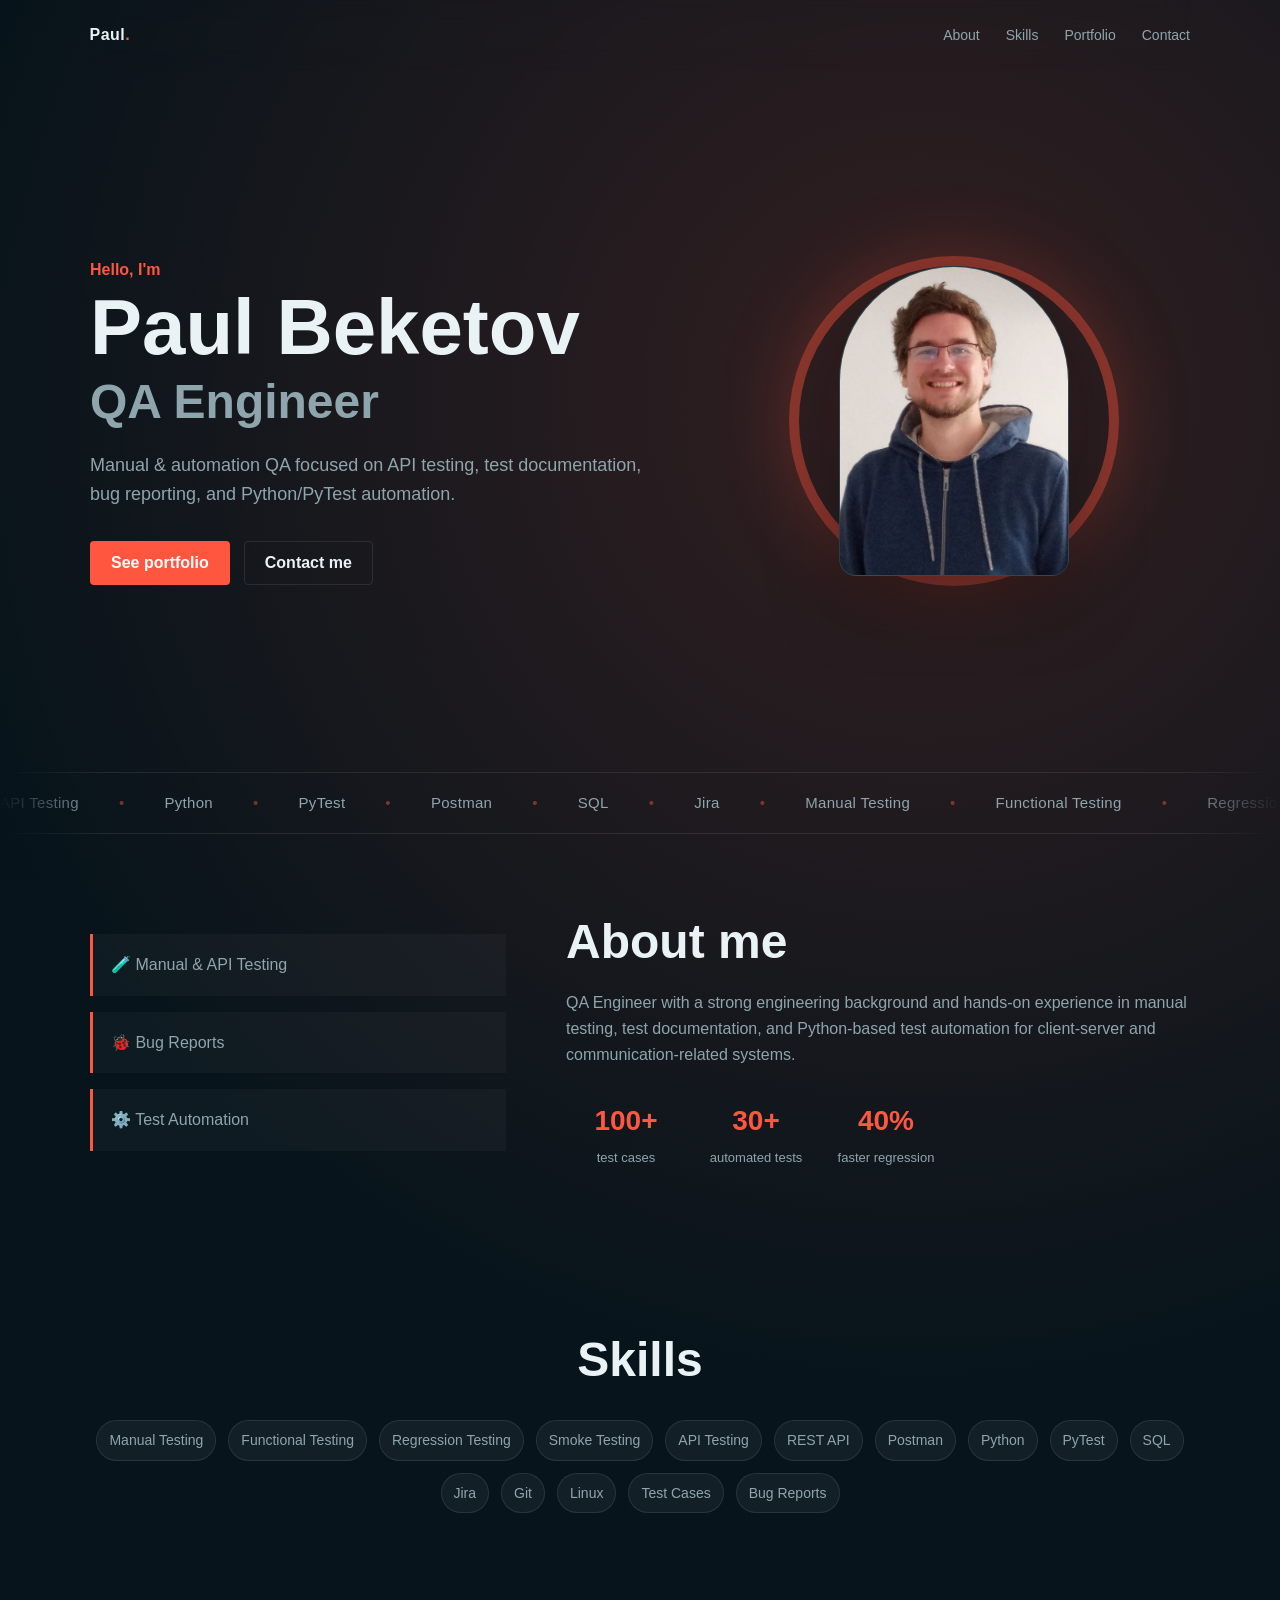
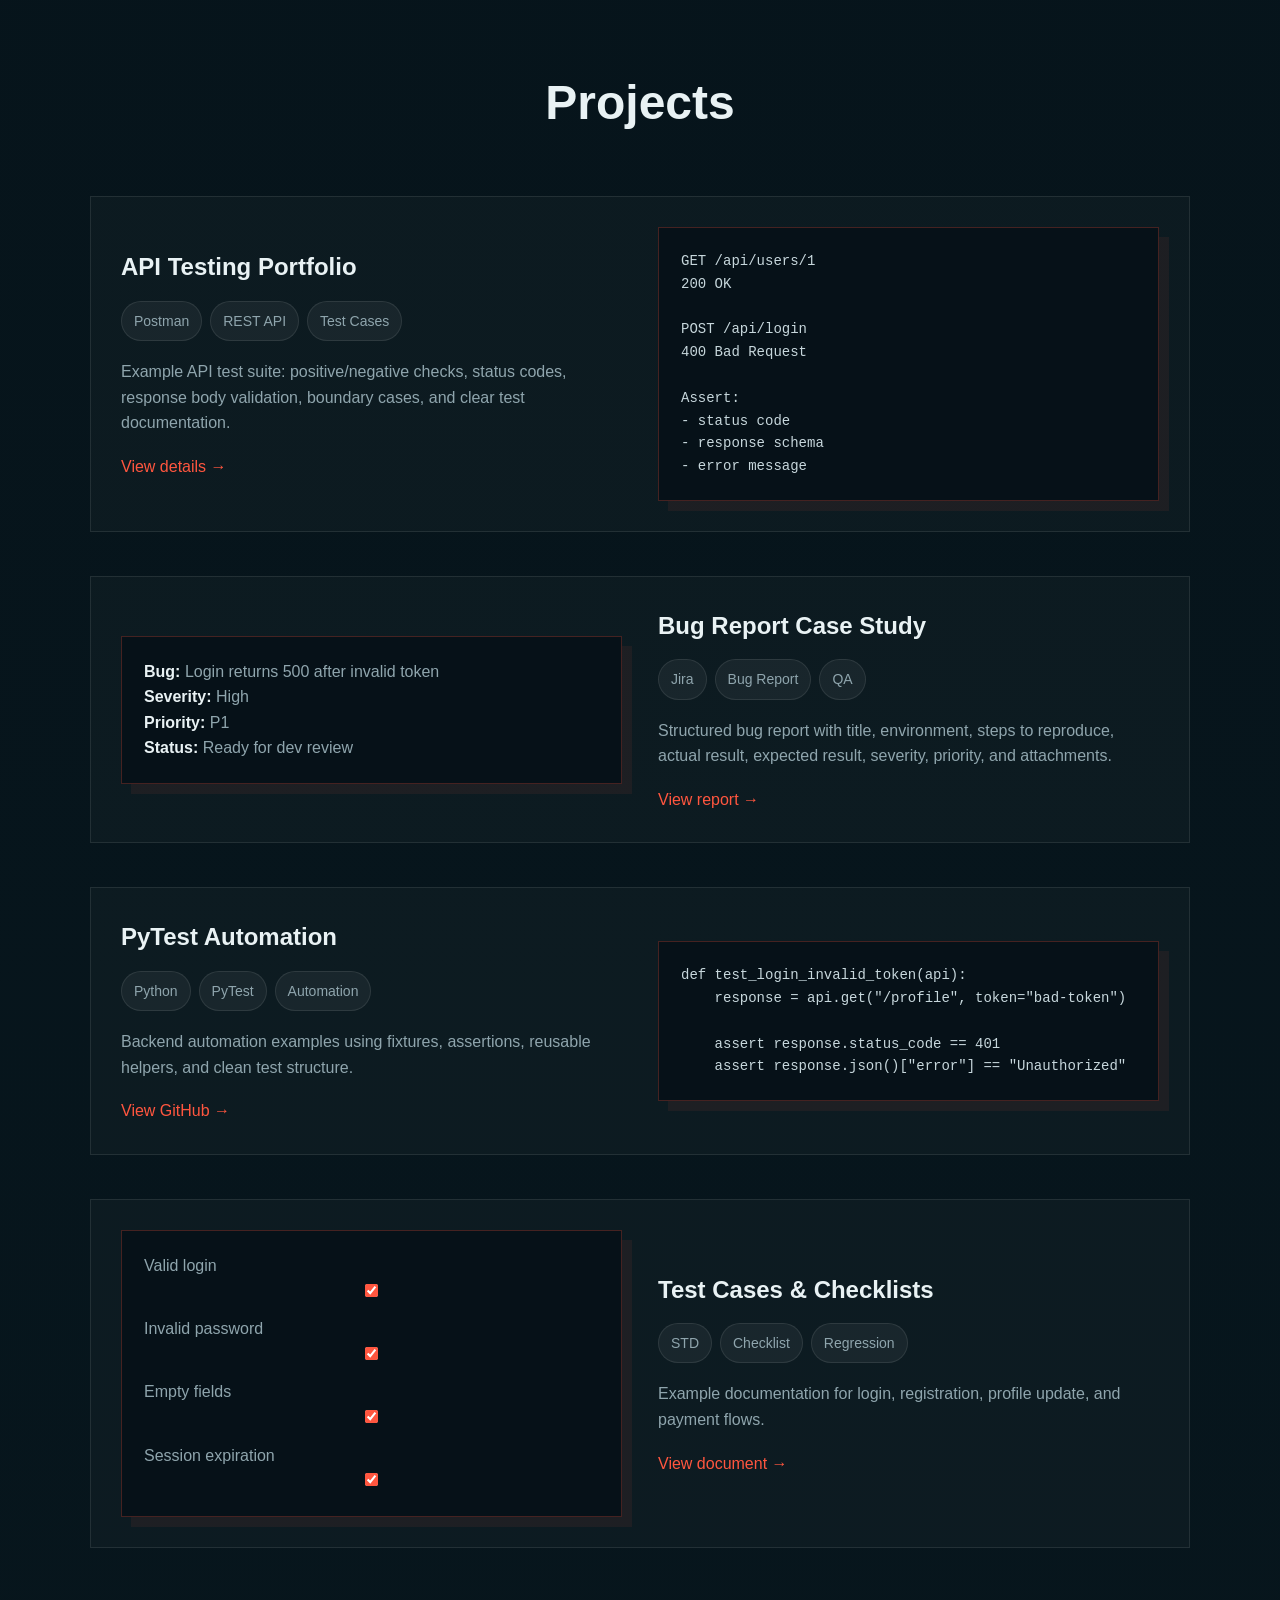
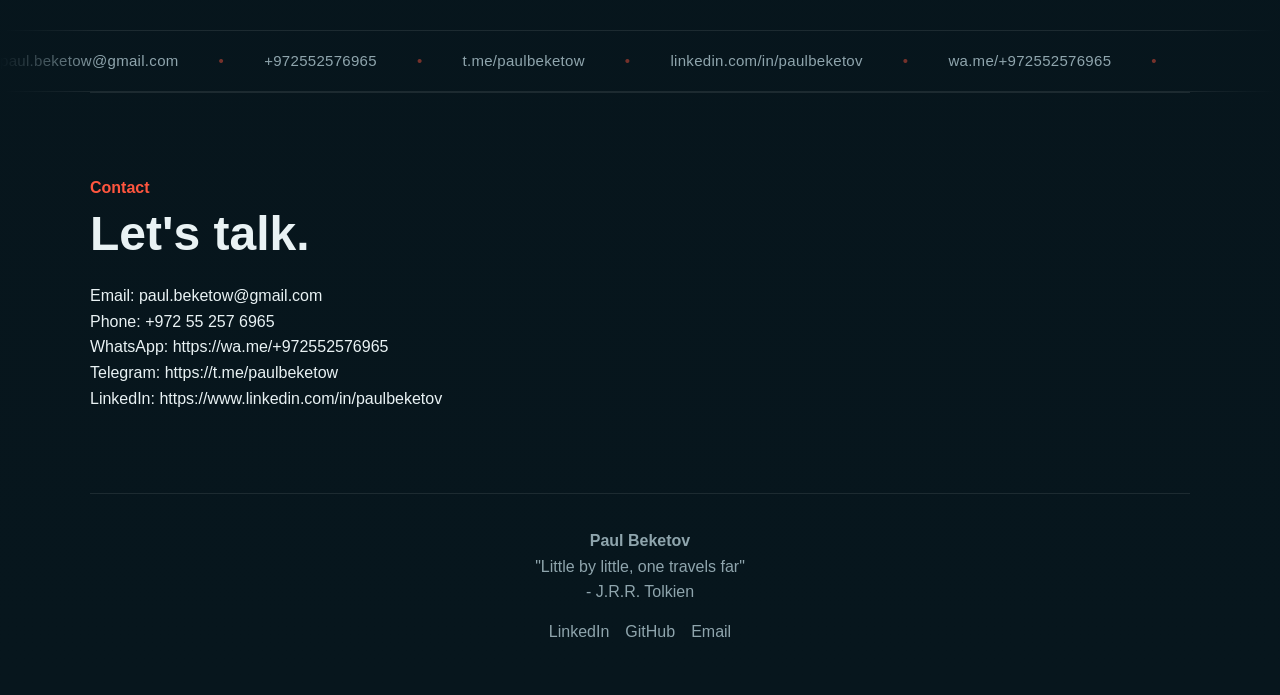
<file: index.html>
<!DOCTYPE html>
<html lang="en">
<head>
  <meta charset="UTF-8" />
  <meta name="viewport" content="width=device-width, initial-scale=1.0" />
  <title>Paul Beketov</title>
  <link rel="icon" type="image/jpeg" href="img/logopb.jpg">

  <meta name="description" content="QA Engineer portfolio — manual testing, API testing, Python/PyTest automation, bug reports and test documentation." />
  <link rel="stylesheet" href="style.css" />
</head>
<body>
  <header class="header">
    <a href="#" class="logo">Paul<span>.</span></a>
    <nav class="nav">
      <a href="#about">About</a>
      <a href="#skills">Skills</a>
      <a href="portfolio.html">Portfolio</a>
      <a href="#contact">Contact</a>
    </nav>
  </header>

  <main>
    <section class="hero section">
      <div class="hero__content">
        <p class="eyebrow">Hello, I'm</p>
        <h1>Paul Beketov</h1>
        <h2>QA Engineer</h2>
        <p class="hero__text">
          Manual & automation QA focused on API testing, test documentation,
          bug reporting, and Python/PyTest automation.
        </p>
        <div class="actions">
          <a class="btn btn--primary" href="portfolio.html">See portfolio</a>
          <a class="btn btn--ghost" href="#contact">Contact me</a>
        </div>
      </div>

      <div class="hero__visual">
        <div class="circle"></div>
        <div class="avatar">
          <img src="img/personal.jpg" alt="Paul Beketov">
        </div>
      </div>
    </section>

    <section class="tabs" aria-label="Tech stack">
      <div class="tabs__track">
        <div class="tabs__group">
          <span>API Testing</span>
          <span>Python</span>
          <span>PyTest</span>
          <span>Postman</span>
          <span>SQL</span>
          <span>Jira</span>
          <span>Manual Testing</span>
          <span>Functional Testing</span>
          <span>Regression Testing</span>
          <span>Smoke Testing</span>
          <span>Test Cases</span>
          <span>Bug Reports</span>
          <span>Test Documentation</span>
          <span>End-to-End Testing</span>
          <span>Test Management</span>
          <span>HTTP</span>
          <span>Test Execution</span>
          <span>Git</span>
          <span>Test Analysis</span>
        </div>
      </div>
    </section>

    <section id="about" class="section about">
      <div class="side-cards">
        <div class="mini-card">🧪 Manual & API Testing</div>
        <div class="mini-card">🐞 Bug Reports</div>
        <div class="mini-card">⚙️ Test Automation</div>
      </div>

      <div class="about__content">
        <h2>About me</h2>
        <p>
          QA Engineer with a strong engineering background and hands-on experience in manual testing, test documentation, and Python-based test automation for client-server and communication-related systems. 
        </p>

        <div class="stats">
          <div><strong>100+</strong><span>test cases</span></div>
          <div><strong>30+</strong><span>automated tests</span></div>
          <div><strong>40%</strong><span>faster regression</span></div>
        </div>
      </div>
    </section>

    <section id="skills" class="section">
      <h2 class="center">Skills</h2>
      <div class="skills">
        <span>Manual Testing</span>
        <span>Functional Testing</span>
        <span>Regression Testing</span>
        <span>Smoke Testing</span>
        <span>API Testing</span>
        <span>REST API</span>
        <span>Postman</span>
        <span>Python</span>
        <span>PyTest</span>
        <span>SQL</span>
        <span>Jira</span>
        <span>Git</span>
        <span>Linux</span>
        <span>Test Cases</span>
        <span>Bug Reports</span>
      </div>
    </section>

    <section id="projects" class="section projects">
      <h2 class="center">Projects</h2>

      <article class="project">
        <div>
          <h3>API Testing Portfolio</h3>
          <div class="tags"><span>Postman</span><span>REST API</span><span>Test Cases</span></div>
          <p>
            Example API test suite: positive/negative checks, status codes,
            response body validation, boundary cases, and clear test documentation.
          </p>
          <a class="link" href="#">View details →</a>
        </div>
        <pre><code>GET /api/users/1
200 OK

POST /api/login
400 Bad Request

Assert:
- status code
- response schema
- error message</code></pre>
      </article>

      <article class="project project--reverse">
        <div>
          <h3>Bug Report Case Study</h3>
          <div class="tags"><span>Jira</span><span>Bug Report</span><span>QA</span></div>
          <p>
            Structured bug report with title, environment, steps to reproduce,
            actual result, expected result, severity, priority, and attachments.
          </p>
          <a class="link" href="#">View report →</a>
        </div>
        <div class="bug-card">
          <strong>Bug:</strong> Login returns 500 after invalid token<br />
          <strong>Severity:</strong> High<br />
          <strong>Priority:</strong> P1<br />
          <strong>Status:</strong> Ready for dev review
        </div>
      </article>

      <article class="project">
        <div>
          <h3>PyTest Automation</h3>
          <div class="tags"><span>Python</span><span>PyTest</span><span>Automation</span></div>
          <p>
            Backend automation examples using fixtures, assertions, reusable
            helpers, and clean test structure.
          </p>
          <a class="link" href="#">View GitHub →</a>
        </div>
        <pre><code>def test_login_invalid_token(api):
    response = api.get("/profile", token="bad-token")

    assert response.status_code == 401
    assert response.json()["error"] == "Unauthorized"</code></pre>
      </article>

      <article class="project project--reverse">
        <div>
          <h3>Test Cases & Checklists</h3>
          <div class="tags"><span>STD</span><span>Checklist</span><span>Regression</span></div>
          <p>
            Example documentation for login, registration, profile update,
            and payment flows.
          </p>
          <a class="link" href="#">View document →</a>
        </div>
        <div class="checklist">
          <label> Valid login <input type="checkbox" checked /></label>
          <label> Invalid password <input type="checkbox" checked /></label>
          <label> Empty fields <input type="checkbox" checked /></label>
          <label> Session expiration <input type="checkbox" checked /></label>
        </div>
      </article>
    </section>

    <section class="tabs" aria-label="Tech stack">
      <div class="tabs__track">
        <div class="tabs__group">
          <span>paul.beketow@gmail.com</span>
          <span>+972552576965</span>
          <span>t.me/paulbeketow</span>
          <span>linkedin.com/in/paulbeketov</span>
          <span>wa.me/+972552576965</span>
        </div>
      </div>
    </section>



    <section id="contact" class="section contact">
      <div>
        <p class="eyebrow">Contact</p>
        <h2>Let's talk.</h2>
        <p>Email: <a href="mailto:paul.beketow@gmail.com">paul.beketow@gmail.com</a></p>
        <p>Phone: <a href="tel:+972552576965"></a>+972 55 257 6965</a></p>
        <p>WhatsApp: <a href="https://wa.me/+972552576965" target="_blank" rel="noreferrer">https://wa.me/+972552576965</a></p>
        <p>Telegram: <a href="https://t.me/paulbeketow" target="_blank" rel="noreferrer">https://t.me/paulbeketow</a></p>
        <p>LinkedIn: <a href="https://www.linkedin.com/in/paulbeketov" target="_blank" rel="noreferrer">https://www.linkedin.com/in/paulbeketov</a></p>
      </div>

      <!-- <form class="form" action="mailto:paul.beketow@gmail.com" method="post" enctype="text/plain">
        <input type="text" name="name" placeholder="Name" />
        <input type="email" name="email" placeholder="Email" />
        <textarea name="message" placeholder="Message"></textarea>
        <button class="btn btn--ghost" type="submit">Send</button>
      </form> -->
    </section>
  </main>

  <footer class="footer">
    <strong>Paul Beketov</strong>
    <p>"Little by little, one travels far"</p> 
    <p>- J.R.R. Tolkien</p>
    <div class="socials">
      <a href="https://www.linkedin.com/in/paulbeketov" target="_blank" rel="noreferrer">LinkedIn</a>
      <a href="https://github.com/pavelbeketov" target="_blank" rel="noreferrer">GitHub</a>
      <a href="mailto:paul.beketow@gmail.com">Email</a>
    </div>
  </footer>

  <script src="script.js"></script>
</body>
</html>
</file>
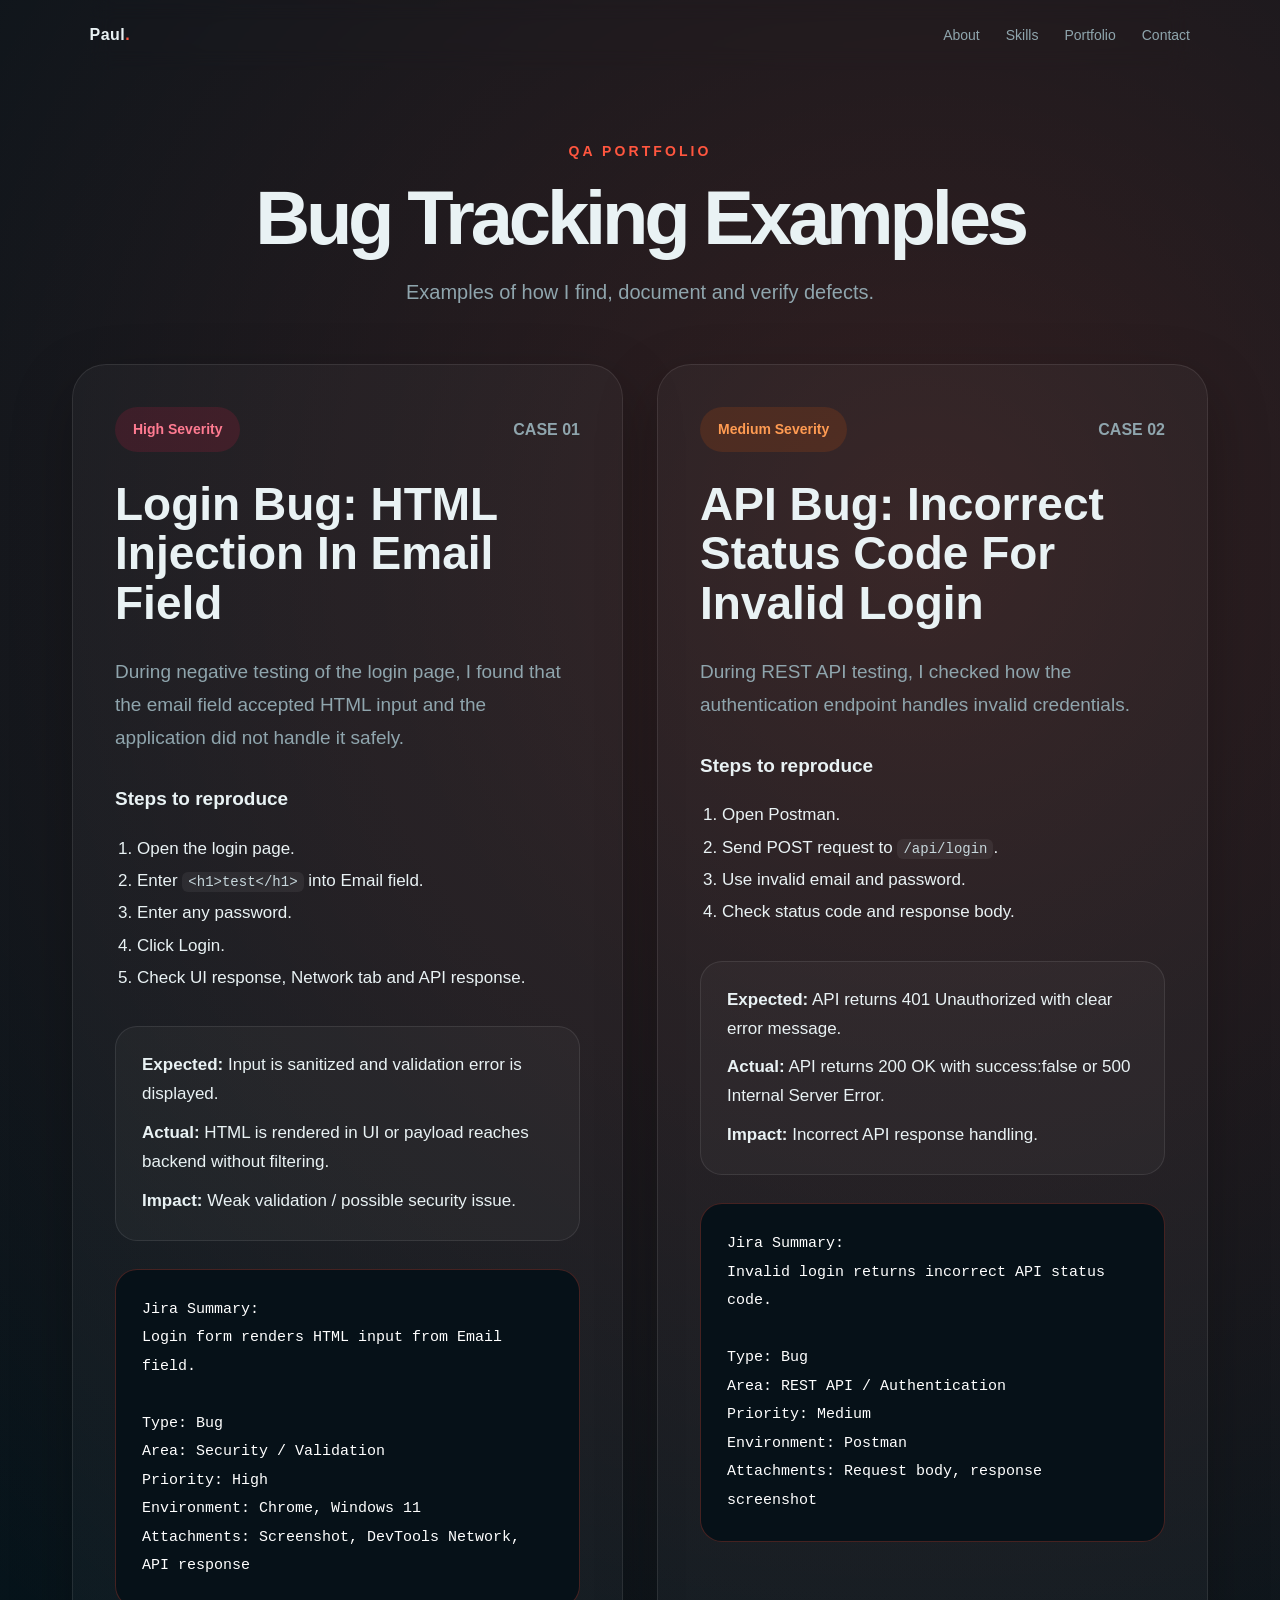
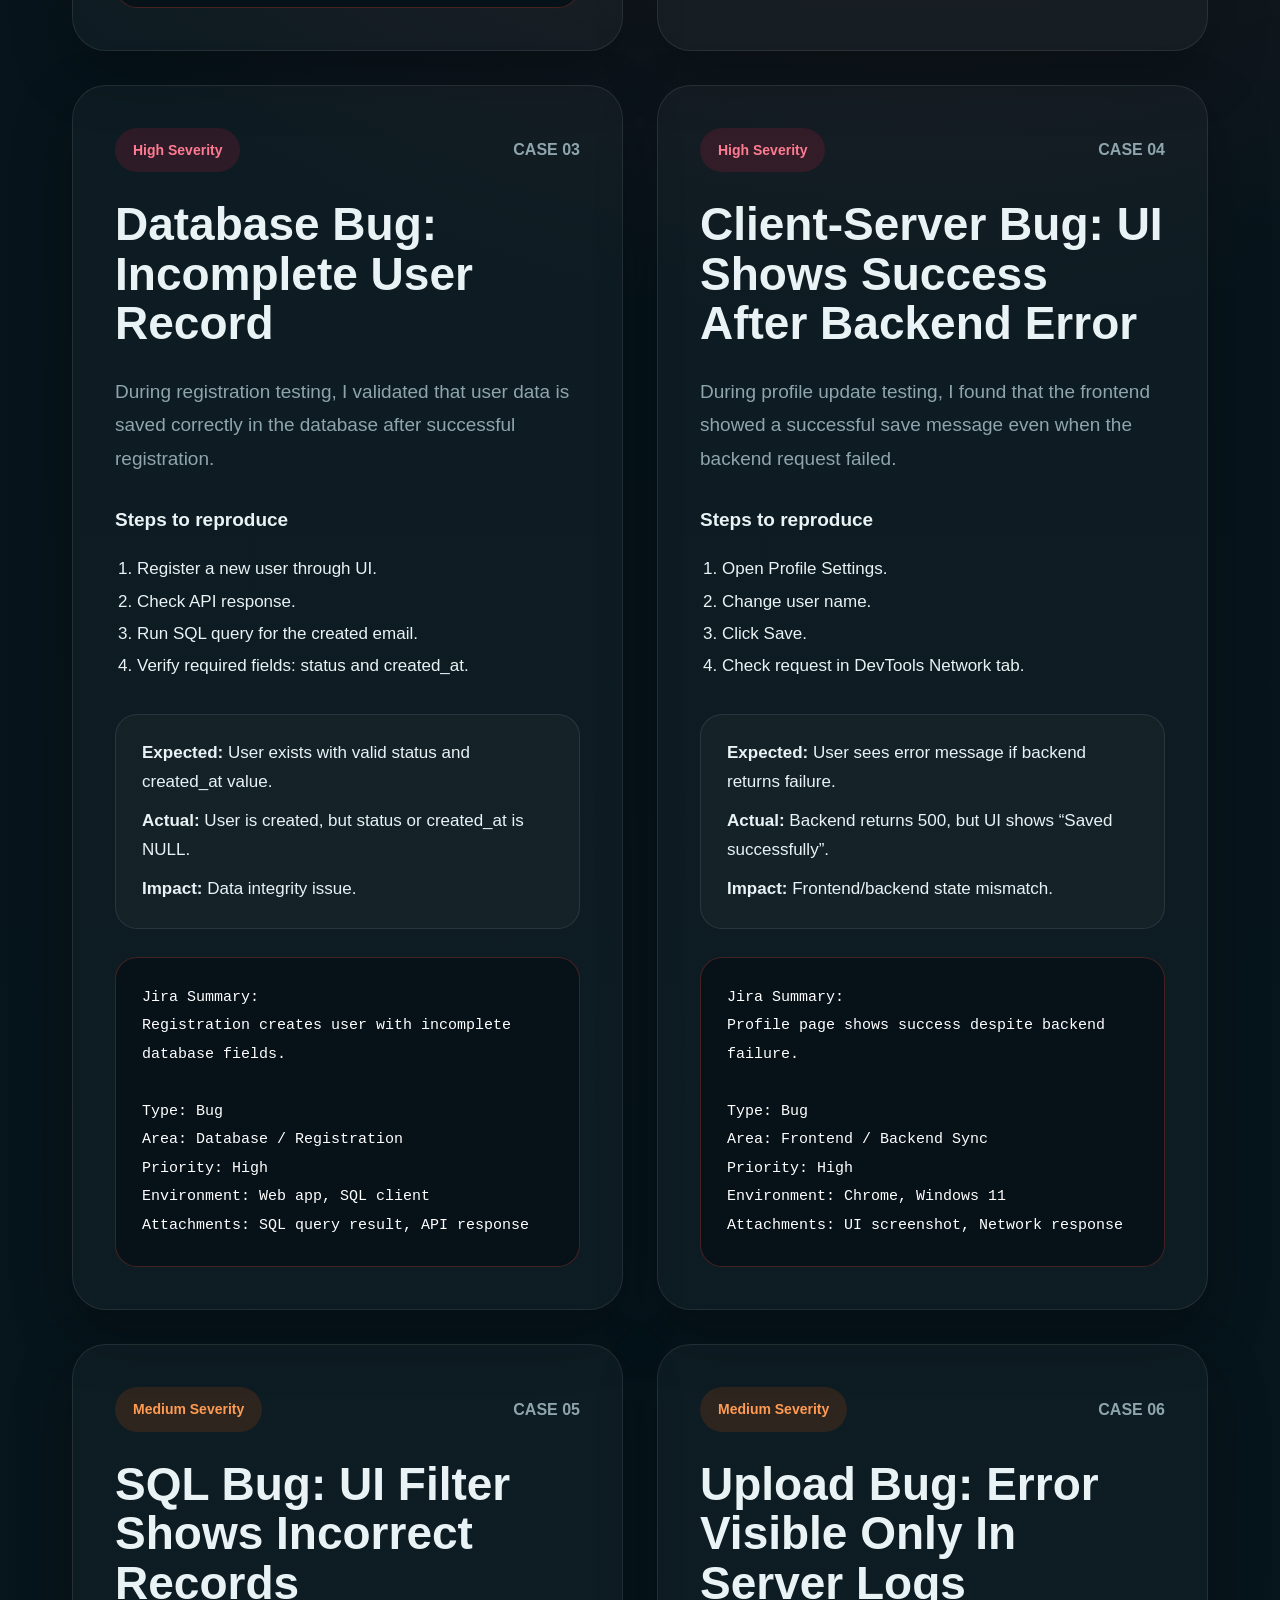
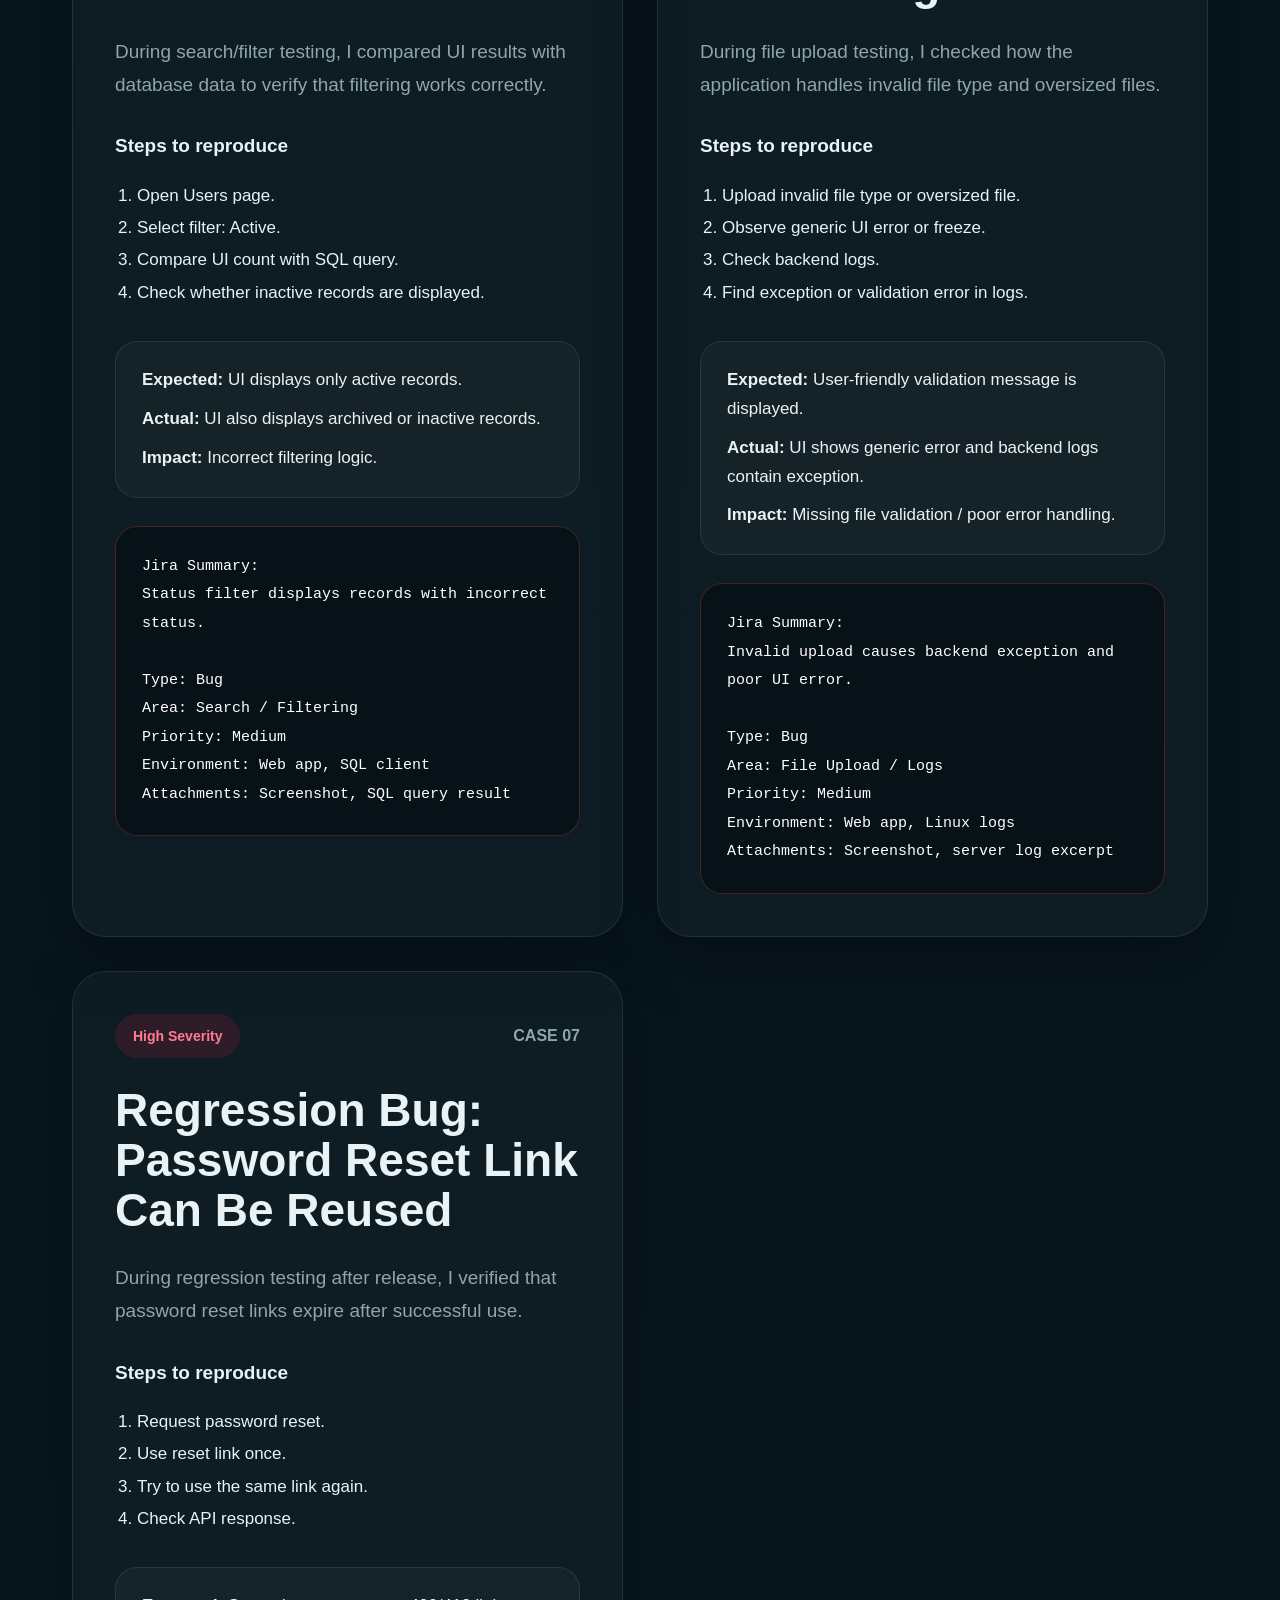
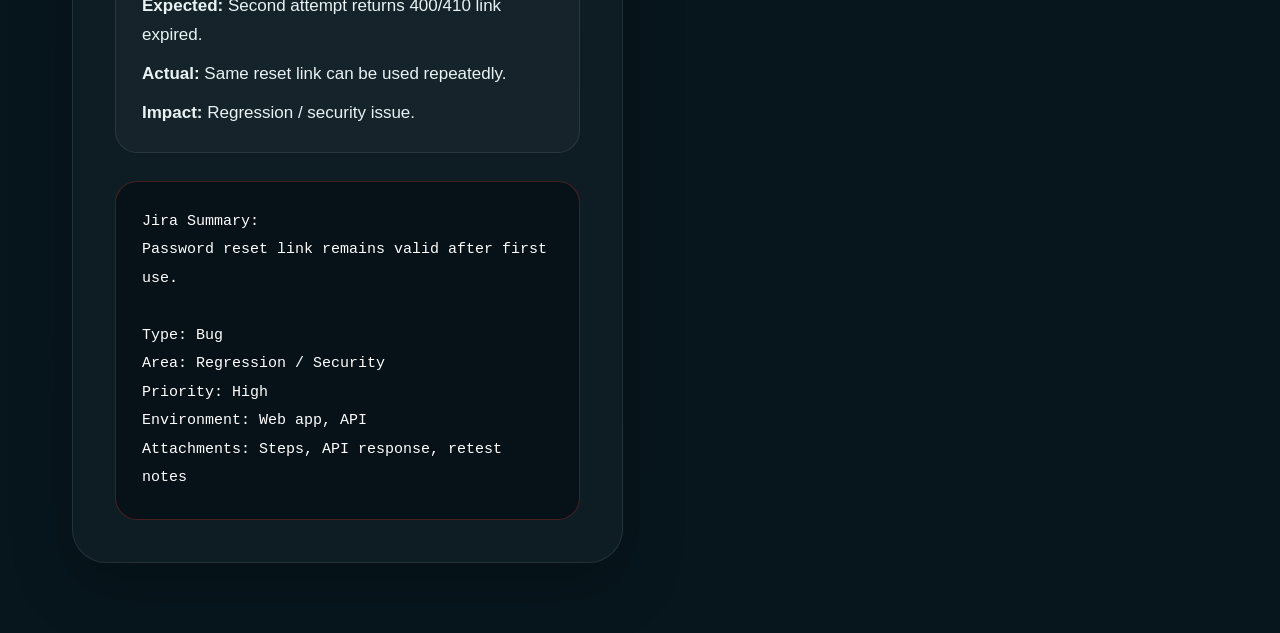
<file: portfolio.html>
<!DOCTYPE html>
<html lang="en">
<head>
  <meta charset="UTF-8" />
  <meta name="viewport" content="width=device-width, initial-scale=1.0" />
  <title>QA Portfolio</title>
  <!-- <link rel="stylesheet" href="stylep.css" /> -->
  <link rel="icon" type="image/jpeg" href="img/logopb.jpg">
  <link rel="stylesheet" href="style.css">
  <link rel="stylesheet" href="stylep.css">
</head>


<body>
  <header class="header">
    <a href="index.html" class="logo">Paul<span>.</span></a>
    <nav class="nav">
      <a href="index.html#about">About</a>
      <a href="index.html#skills">Skills</a>
      <a href="portfolio.html">Portfolio</a>
      <a href="index.html#contact">Contact</a>
    </nav>
  </header>

  <main class="page">

    <section class="portfolio-hero">
      <div class="label">QA PORTFOLIO</div>
      <h1>Bug Tracking Examples</h1>
      <p>Examples of how I find, document and verify defects.</p>
    </section>

    <section class="cards">



      <article class="card">
        <div class="card-top">
          <span class="badge high">High Severity</span>
          <span class="case-id">CASE 01</span>
        </div>

        <h2>Login Bug: HTML Injection In Email Field</h2>

        <p class="desc">
          During negative testing of the login page, I found that the email field accepted HTML input and the application did not handle it safely.
        </p>

        <h3>Steps to reproduce</h3>
        <ol>
          <li>Open the login page.</li>
          <li>Enter <code>&lt;h1&gt;test&lt;/h1&gt;</code> into Email field.</li>
          <li>Enter any password.</li>
          <li>Click Login.</li>
          <li>Check UI response, Network tab and API response.</li>
        </ol>

        <div class="result">
          <p><b>Expected:</b> Input is sanitized and validation error is displayed.</p>
          <p><b>Actual:</b> HTML is rendered in UI or payload reaches backend without filtering.</p>
          <p><b>Impact:</b> Weak validation / possible security issue.</p>
        </div>

        <div class="jira">Jira Summary:
Login form renders HTML input from Email field.

Type: Bug
Area: Security / Validation
Priority: High
Environment: Chrome, Windows 11
Attachments: Screenshot, DevTools Network, API response</div>
      </article>

      <article class="card">
        <div class="card-top">
          <span class="badge medium">Medium Severity</span>
          <span class="case-id">CASE 02</span>
        </div>

        <h2>API Bug: Incorrect Status Code For Invalid Login</h2>

        <p class="desc">
          During REST API testing, I checked how the authentication endpoint handles invalid credentials.
        </p>

        <h3>Steps to reproduce</h3>
        <ol>
          <li>Open Postman.</li>
          <li>Send POST request to <code>/api/login</code>.</li>
          <li>Use invalid email and password.</li>
          <li>Check status code and response body.</li>
        </ol>

        <div class="result">
          <p><b>Expected:</b> API returns 401 Unauthorized with clear error message.</p>
          <p><b>Actual:</b> API returns 200 OK with success:false or 500 Internal Server Error.</p>
          <p><b>Impact:</b> Incorrect API response handling.</p>
        </div>

        <div class="jira">Jira Summary:
Invalid login returns incorrect API status code.

Type: Bug
Area: REST API / Authentication
Priority: Medium
Environment: Postman
Attachments: Request body, response screenshot</div>
      </article>

      <article class="card">
        <div class="card-top">
          <span class="badge high">High Severity</span>
          <span class="case-id">CASE 03</span>
        </div>

        <h2>Database Bug: Incomplete User Record</h2>

        <p class="desc">
          During registration testing, I validated that user data is saved correctly in the database after successful registration.
        </p>

        <h3>Steps to reproduce</h3>
        <ol>
          <li>Register a new user through UI.</li>
          <li>Check API response.</li>
          <li>Run SQL query for the created email.</li>
          <li>Verify required fields: status and created_at.</li>
        </ol>

        <div class="result">
          <p><b>Expected:</b> User exists with valid status and created_at value.</p>
          <p><b>Actual:</b> User is created, but status or created_at is NULL.</p>
          <p><b>Impact:</b> Data integrity issue.</p>
        </div>

        <div class="jira">Jira Summary:
Registration creates user with incomplete database fields.

Type: Bug
Area: Database / Registration
Priority: High
Environment: Web app, SQL client
Attachments: SQL query result, API response</div>
      </article>

      <article class="card">
        <div class="card-top">
          <span class="badge high">High Severity</span>
          <span class="case-id">CASE 04</span>
        </div>

        <h2>Client-Server Bug: UI Shows Success After Backend Error</h2>

        <p class="desc">
          During profile update testing, I found that the frontend showed a successful save message even when the backend request failed.
        </p>

        <h3>Steps to reproduce</h3>
        <ol>
          <li>Open Profile Settings.</li>
          <li>Change user name.</li>
          <li>Click Save.</li>
          <li>Check request in DevTools Network tab.</li>
        </ol>

        <div class="result">
          <p><b>Expected:</b> User sees error message if backend returns failure.</p>
          <p><b>Actual:</b> Backend returns 500, but UI shows “Saved successfully”.</p>
          <p><b>Impact:</b> Frontend/backend state mismatch.</p>
        </div>

        <div class="jira">Jira Summary:
Profile page shows success despite backend failure.

Type: Bug
Area: Frontend / Backend Sync
Priority: High
Environment: Chrome, Windows 11
Attachments: UI screenshot, Network response</div>
      </article>

      <article class="card">
        <div class="card-top">
          <span class="badge medium">Medium Severity</span>
          <span class="case-id">CASE 05</span>
        </div>

        <h2>SQL Bug: UI Filter Shows Incorrect Records</h2>

        <p class="desc">
          During search/filter testing, I compared UI results with database data to verify that filtering works correctly.
        </p>

        <h3>Steps to reproduce</h3>
        <ol>
          <li>Open Users page.</li>
          <li>Select filter: Active.</li>
          <li>Compare UI count with SQL query.</li>
          <li>Check whether inactive records are displayed.</li>
        </ol>

        <div class="result">
          <p><b>Expected:</b> UI displays only active records.</p>
          <p><b>Actual:</b> UI also displays archived or inactive records.</p>
          <p><b>Impact:</b> Incorrect filtering logic.</p>
        </div>

        <div class="jira">Jira Summary:
Status filter displays records with incorrect status.

Type: Bug
Area: Search / Filtering
Priority: Medium
Environment: Web app, SQL client
Attachments: Screenshot, SQL query result</div>
      </article>

      <article class="card">
        <div class="card-top">
          <span class="badge medium">Medium Severity</span>
          <span class="case-id">CASE 06</span>
        </div>

        <h2>Upload Bug: Error Visible Only In Server Logs</h2>

        <p class="desc">
          During file upload testing, I checked how the application handles invalid file type and oversized files.
        </p>

        <h3>Steps to reproduce</h3>
        <ol>
          <li>Upload invalid file type or oversized file.</li>
          <li>Observe generic UI error or freeze.</li>
          <li>Check backend logs.</li>
          <li>Find exception or validation error in logs.</li>
        </ol>

        <div class="result">
          <p><b>Expected:</b> User-friendly validation message is displayed.</p>
          <p><b>Actual:</b> UI shows generic error and backend logs contain exception.</p>
          <p><b>Impact:</b> Missing file validation / poor error handling.</p>
        </div>

        <div class="jira">Jira Summary:
Invalid upload causes backend exception and poor UI error.

Type: Bug
Area: File Upload / Logs
Priority: Medium
Environment: Web app, Linux logs
Attachments: Screenshot, server log excerpt</div>
      </article>

      <article class="card">
        <div class="card-top">
          <span class="badge high">High Severity</span>
          <span class="case-id">CASE 07</span>
        </div>

        <h2>Regression Bug: Password Reset Link Can Be Reused</h2>

        <p class="desc">
          During regression testing after release, I verified that password reset links expire after successful use.
        </p>

        <h3>Steps to reproduce</h3>
        <ol>
          <li>Request password reset.</li>
          <li>Use reset link once.</li>
          <li>Try to use the same link again.</li>
          <li>Check API response.</li>
        </ol>

        <div class="result">
          <p><b>Expected:</b> Second attempt returns 400/410 link expired.</p>
          <p><b>Actual:</b> Same reset link can be used repeatedly.</p>
          <p><b>Impact:</b> Regression / security issue.</p>
        </div>

        <div class="jira">Jira Summary:
Password reset link remains valid after first use.

Type: Bug
Area: Regression / Security
Priority: High
Environment: Web app, API
Attachments: Steps, API response, retest notes</div>
      </article>

    </section>
  </main>
</body>
</html>
</file>
<file: style.css>
* {
  box-sizing: border-box;
  margin: 0;
  padding: 0;
}

:root {
  --bg: #07161d;
  --bg-soft: #0d2029;
  --card: #102a35;
  --text: #e9f2f4;
  --muted: #8fa5ad;
  --accent: #ff563f;
  --accent-2: #ff8a3d;
  --line: rgba(255, 255, 255, 0.09);
}

html {
  scroll-behavior: smooth;
}

body {
  font-family: Inter, Segoe UI, Arial, sans-serif;
  background:
    radial-gradient(circle at 72% 10%, rgba(255, 86, 63, 0.18), transparent 28%),
    linear-gradient(180deg, #06131a 0%, var(--bg) 100%);
  color: var(--text);
  line-height: 1.6;
}

a {
  color: inherit;
  text-decoration: none;
}

.header {
  position: sticky;
  top: 0;
  z-index: 10;
  display: flex;
  justify-content: space-between;
  align-items: center;
  width: min(1100px, calc(100% - 32px));
  margin: 0 auto;
  padding: 22px 0;
  backdrop-filter: blur(10px);
}

.logo {
  font-weight: 800;
  letter-spacing: 0.5px;
}

.logo span,
.eyebrow,
.link {
  color: var(--accent);
}

.nav {
  display: flex;
  gap: 26px;
  color: var(--muted);
  font-size: 14px;
}

.nav a:hover {
  color: var(--text);
}

.section {
  width: min(1100px, calc(100% - 32px));
  margin: 0 auto;
  padding: 82px 0;
}

.hero {
  min-height: 78vh;
  display: grid;
  grid-template-columns: 1.1fr 0.9fr;
  align-items: center;
  gap: 50px;
}

.eyebrow {
  font-weight: 700;
  margin-bottom: 8px;
}

h1 {
  font-size: clamp(42px, 7vw, 78px);
  line-height: 0.95;
  margin-bottom: 12px;
}

h2 {
  font-size: clamp(30px, 4vw, 48px);
  line-height: 1.1;
  margin-bottom: 22px;
}

.hero h2 {
  color: var(--muted);
}

.hero__text {
  max-width: 560px;
  color: var(--muted);
  font-size: 18px;
}

.actions {
  display: flex;
  gap: 14px;
  margin-top: 32px;
  flex-wrap: wrap;
}

.btn {
  display: inline-flex;
  align-items: center;
  justify-content: center;
  min-height: 44px;
  padding: 0 20px;
  border-radius: 4px;
  font-weight: 700;
  border: 1px solid transparent;
  cursor: pointer;
}

.btn--primary {
  background: var(--accent);
  color: white;
}

.btn--primary:hover {
  background: #ff6b55;
}

.btn--ghost {
  border-color: var(--line);
  color: var(--text);
  background: transparent;
}

.btn--ghost:hover {
  border-color: var(--accent);
}

.hero__visual {
  position: relative;
  min-height: 420px;
  display: grid;
  place-items: center;
}

.circle {
  position: absolute;
  width: clamp(220px, 40vw, 330px);
  aspect-ratio: 1;
  border-radius: 50%;
  background: radial-gradient(circle, rgba(255, 86, 63, 0.25), transparent 62%);
  border: 10px solid rgba(255, 86, 63, 0.45);
  box-shadow: 0 0 70px rgba(255, 86, 63, 0.25);
}

.avatar {
  position: relative;
  width: clamp(160px, 28vw, 230px);
  aspect-ratio: 23 / 31;
  overflow: hidden;
  border-radius: 120px 120px 18px 18px;
  background:
    linear-gradient(135deg, rgba(255,255,255,0.08), transparent),
    var(--card);
  border: 1px solid var(--line);
  box-shadow: 0 24px 70px rgba(0, 0, 0, 0.35);
}

.avatar img {
  width: 100%;
  height: 100%;
  display: block;
  object-fit: cover;
  object-position: center top;
}

.avatar span {
  font-size: 72px;
  font-weight: 900;
  color: var(--accent);
}

.tabs {
  width: 100%;
  overflow: hidden;
  padding: 18px 0;
  color: var(--muted);
  border-top: 1px solid var(--line);
  border-bottom: 1px solid var(--line);
  mask-image: linear-gradient(
    to right,
    transparent,
    black 8%,
    black 92%,
    transparent
  );
}

.tabs__track {
  display: flex;
  width: max-content;
  animation: tabs-marquee 70s linear infinite;
}

.tabs__track:hover {
  animation-play-state: paused;
}

.tabs__group {
  display: flex;
  align-items: center;
  gap: 40px;
  flex-shrink: 0;
  padding-right: 40px;
}

.tabs__group span {
  flex-shrink: 0;
  white-space: nowrap;
  font-size: 15px;
  letter-spacing: 0.02em;
}

.tabs__group span::after {
  content: "•";
  margin-left: 40px;
  color: var(--accent);
  opacity: 0.45;
}

@keyframes tabs-marquee {
  from {
    transform: translateX(0);
  }

  to {
    transform: translateX(-50%);
  }
}

@media (prefers-reduced-motion: reduce) {
  .tabs__track {
    animation: none;
    margin: 0 auto;
  }
}

.about {
  display: grid;
  grid-template-columns: 0.8fr 1.2fr;
  gap: 60px;
  align-items: center;
}

.side-cards {
  display: grid;
  gap: 16px;
}

.mini-card {
  border-left: 3px solid var(--accent);
  background: rgba(255, 255, 255, 0.03);
  padding: 18px;
  color: var(--muted);
}

.about__content p {
  color: var(--muted);
  max-width: 680px;
}

.stats {
  display: flex;
  gap: 10px;
  margin-top: 32px;
  flex-wrap: wrap;
}

.stats strong {
  display: block;
  color: var(--accent);
  font-size: 28px;
}

.stats span {
  color: var(--muted);
  font-size: 13px;
}

.stats div {
  text-align: center;
  min-width: 120px;
}

.center {
  text-align: center;
}

.skills {
  margin-top: 34px;
  display: flex;
  flex-wrap: wrap;
  justify-content: center;
  gap: 12px;
}

.skills span,
.tags span {
  background: rgba(255, 255, 255, 0.05);
  border: 1px solid var(--line);
  color: var(--muted);
  padding: 8px 12px;
  border-radius: 999px;
  font-size: 14px;
}

.projects {
  display: grid;
  gap: 44px;
}

.project {
  display: grid;
  grid-template-columns: 1fr 1fr;
  gap: 36px;
  align-items: center;
  padding: 30px;
  border: 1px solid var(--line);
  background: rgba(255, 255, 255, 0.025);
}

.project--reverse > div:first-child {
  order: 2;
}

.project h3 {
  font-size: 24px;
  margin-bottom: 14px;
}

.project p {
  color: var(--muted);
  margin: 18px 0;
}

.tags {
  display: flex;
  gap: 8px;
  flex-wrap: wrap;
}

pre,
.bug-card,
.checklist {
  background: #061118;
  border: 1px solid rgba(255, 86, 63, 0.25);
  padding: 22px;
  overflow: auto;
  box-shadow: 10px 10px 0 rgba(255, 86, 63, 0.07);
}

code {
  color: #c7d7dc;
  font-size: 14px;
}

.bug-card {
  color: var(--muted);
}

.bug-card strong {
  color: var(--text);
}

.checklist {
  display: grid;
  gap: 12px;
  color: var(--muted);
}

.checklist input {
  accent-color: var(--accent);
}

.contact {
  display: grid;
  grid-template-columns: 1fr 1fr;
  gap: 60px;
  border-top: 1px solid var(--line);
}

.form {
  display: grid;
  gap: 16px;
}

input,
textarea {
  width: 100%;
  background: transparent;
  color: var(--text);
  border: none;
  border-bottom: 1px solid var(--line);
  padding: 14px 0;
  outline: none;
}

textarea {
  min-height: 120px;
  resize: vertical;
}

input:focus,
textarea:focus {
  border-color: var(--accent);
}

.footer {
  width: min(1100px, calc(100% - 32px));
  margin: 0 auto;
  padding: 34px 0 50px;
  text-align: center;
  color: var(--muted);
  border-top: 1px solid var(--line);
}

.socials {
  display: flex;
  justify-content: center;
  gap: 16px;
  margin-top: 14px;
}

.socials a:hover {
  color: var(--accent);
}

.reveal {
  opacity: 0;
  transform: translateY(18px);
  transition: 0.7s ease;
}

.reveal.visible {
  opacity: 1;
  transform: translateY(0);
}

@media (max-width: 780px) {
  .header {
    align-items: flex-start;
    gap: 16px;
  }

  .nav {
    gap: 12px;
    font-size: 12px;
    flex-wrap: wrap;
    justify-content: flex-end;
  }

  .hero,
  .about,
  .project,
  .contact {
    grid-template-columns: 1fr;
  }

  .project--reverse > div:first-child {
    order: 0;
  }

  .hero__visual {
    min-height: clamp(260px, 55vw, 300px);
  }

  .section {
    padding: 58px 0;
  }
}
</file>
<file: stylep.css>
* {
  box-sizing: border-box;
  margin: 0;
  padding: 0;
}

:root {
  --bg: #07161d;
  --bg-soft: #0d2029;
  --card: #102a35;
  --text: #e9f2f4;
  --muted: #8fa5ad;
  --accent: #ff563f;
  --accent-2: #ff8a3d;
  --border: rgba(255, 255, 255, 0.09);
  --dark: #061118;
  --shadow: 0 22px 60px rgba(0, 0, 0, 0.25);
}

html {
  scroll-behavior: smooth;
}

body {
  background:
    radial-gradient(circle at 72% 10%, rgba(255, 86, 63, 0.18), transparent 28%),
    linear-gradient(180deg, #06131a 0%, var(--bg) 100%);
  color: var(--text);
  font-family: Inter, -apple-system, BlinkMacSystemFont, "Segoe UI", Arial, sans-serif;
  line-height: 1.6;
}

.page {
  max-width: 1180px;
  margin: 0 auto;
  padding: 70px 22px;
}


.portfolio-hero {
  text-align: center;
  margin-bottom: 56px;
}

.portfolio-hero .label {
  color: var(--accent);
  font-weight: 800;
  letter-spacing: 0.22em;
  font-size: 14px;
  margin-bottom: 20px;
}

.portfolio-hero h1 {
  font-size: clamp(42px, 7vw, 76px);
  line-height: 0.95;
  letter-spacing: -0.055em;
  color: var(--text);
  margin-bottom: 22px;
}

.portfolio-hero p {
  color: var(--muted);
  font-size: 20px;
}



.cards {
  display: grid;
  grid-template-columns: repeat(2, minmax(0, 1fr));
  gap: 34px;
}

.card {
  background: rgba(255, 255, 255, 0.03);
  border-radius: 34px;
  padding: 42px;
  border: 1px solid var(--border);
  box-shadow: var(--shadow);
  transition: .3s;
}

.card:hover {
  transform: translateY(-8px);
  border-color: rgba(255, 86, 63, .3);
}

.card-top {
  display: flex;
  justify-content: space-between;
  align-items: center;
  margin-bottom: 28px;
}

.badge {
  padding: 11px 18px;
  border-radius: 999px;
  font-size: 14px;
  font-weight: 900;
}

.high {
  background: rgba(225, 29, 72, .15);
  color: #ff7b91;
}

.medium {
  background: rgba(234, 88, 12, .15);
  color: #ff9b52;
}

.case-id {
  color: var(--muted);
  font-weight: 900;
}

.card h2 {
  font-size: clamp(32px, 4vw, 46px);
  line-height: 1.08;
  margin-bottom: 26px;
  color: var(--text);
}

.desc {
  color: var(--muted);
  font-size: 19px;
  line-height: 1.75;
  margin-bottom: 30px;
}

.card h3 {
  font-size: 19px;
  margin-bottom: 18px;
}

ol {
  padding-left: 22px;
  color: var(--text);
  font-size: 17px;
  line-height: 1.9;
  margin-bottom: 32px;
}

.result {
  background: rgba(255, 255, 255, .03);
  border: 1px solid var(--border);
  border-radius: 22px;
  padding: 24px 26px;
  margin-bottom: 28px;
}

.result p {
  font-size: 17px;
  line-height: 1.7;
  margin-bottom: 10px;
}

.result p:last-child {
  margin-bottom: 0;
}

.jira {
  background: #061118;
  color: white;
  border-radius: 22px;
  padding: 26px;
  font-family: Consolas, monospace;
  font-size: 15px;
  line-height: 1.9;
  white-space: pre-wrap;
  border: 1px solid rgba(255, 86, 63, .25);
}

code {
  background: rgba(255,255,255,.06);
  padding: 2px 6px;
  border-radius: 6px;
}

@media (max-width: 900px) {
  .cards {
    grid-template-columns: 1fr;
  }

  .page {
    padding: 46px 14px;
  }

  .card {
    padding: 30px;
  }
}

@media (max-width: 520px) {
  .card {
    border-radius: 26px;
    padding: 24px;
  }

  .card h2 {
    font-size: 31px;
  }

  .desc,
  ol,
  .result p {
    font-size: 16px;
  }

  .jira {
    font-size: 13px;
    padding: 20px;
  }
}
</file>
